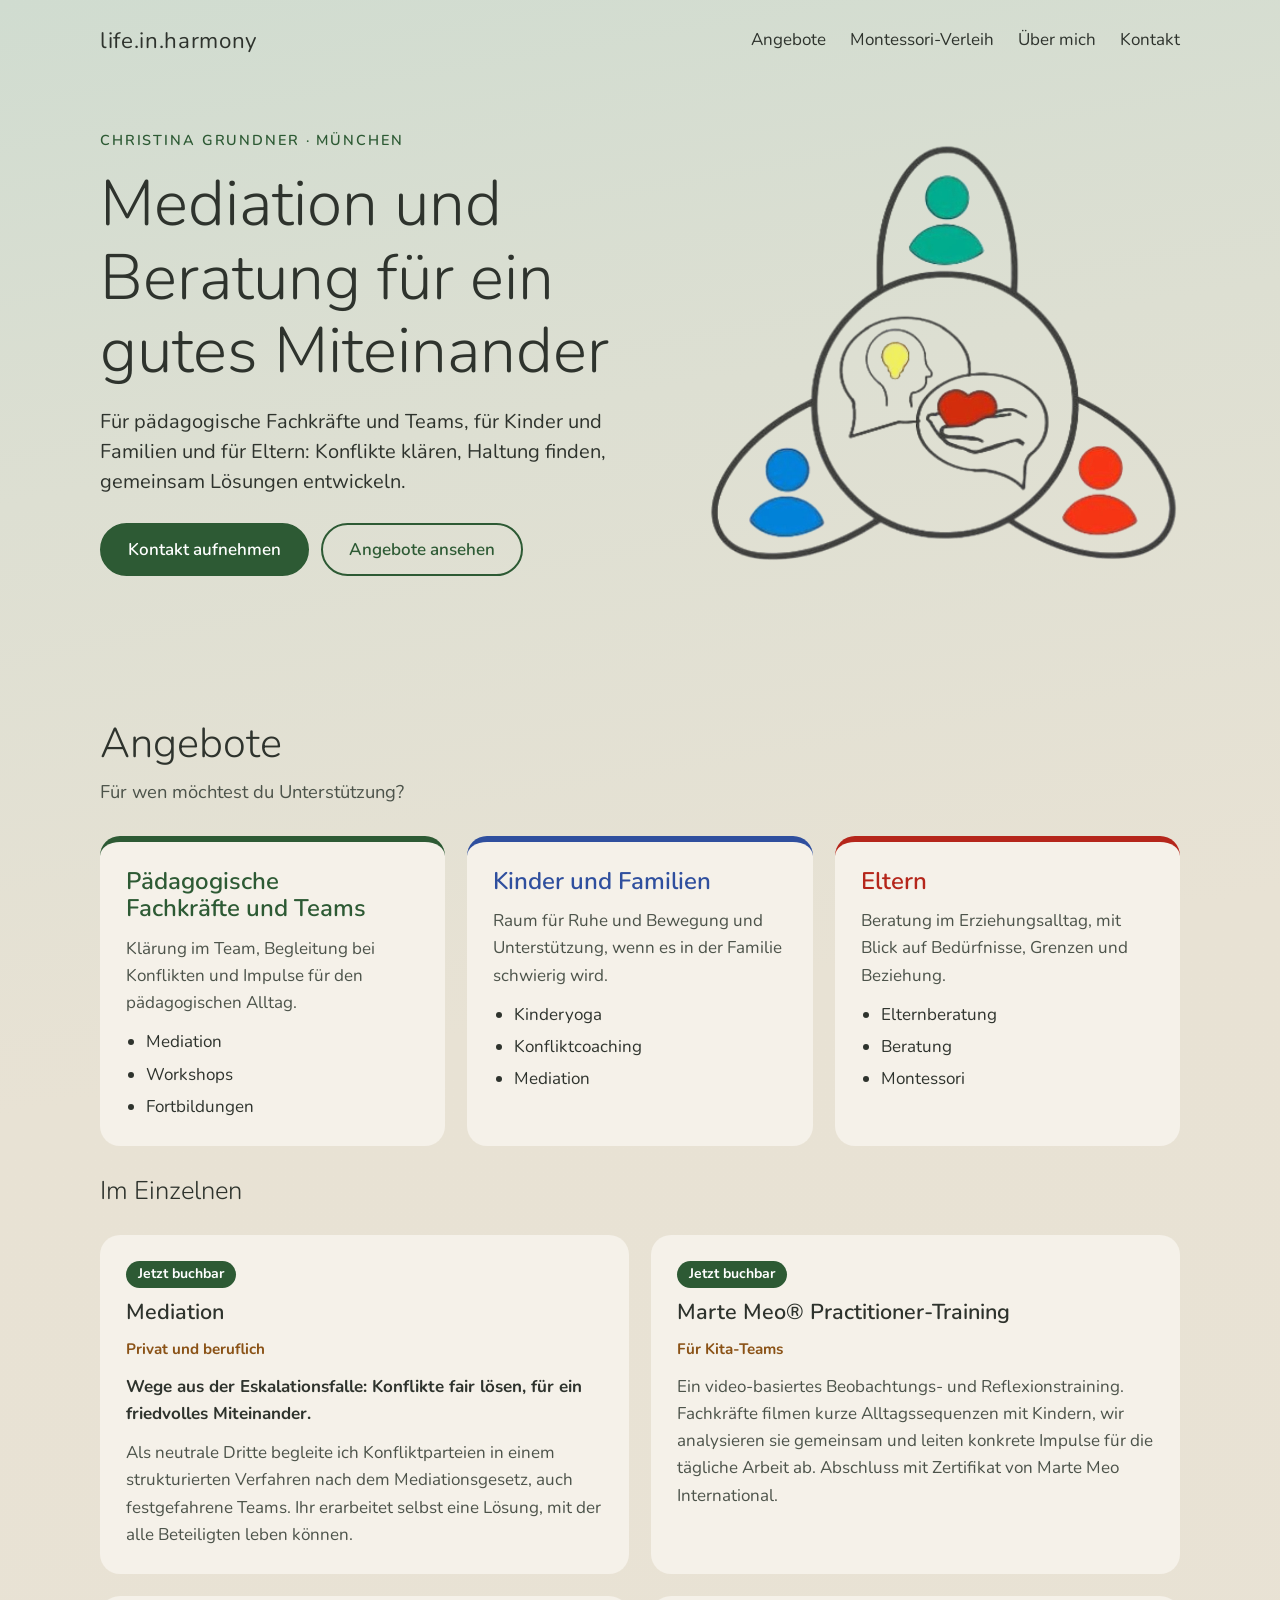
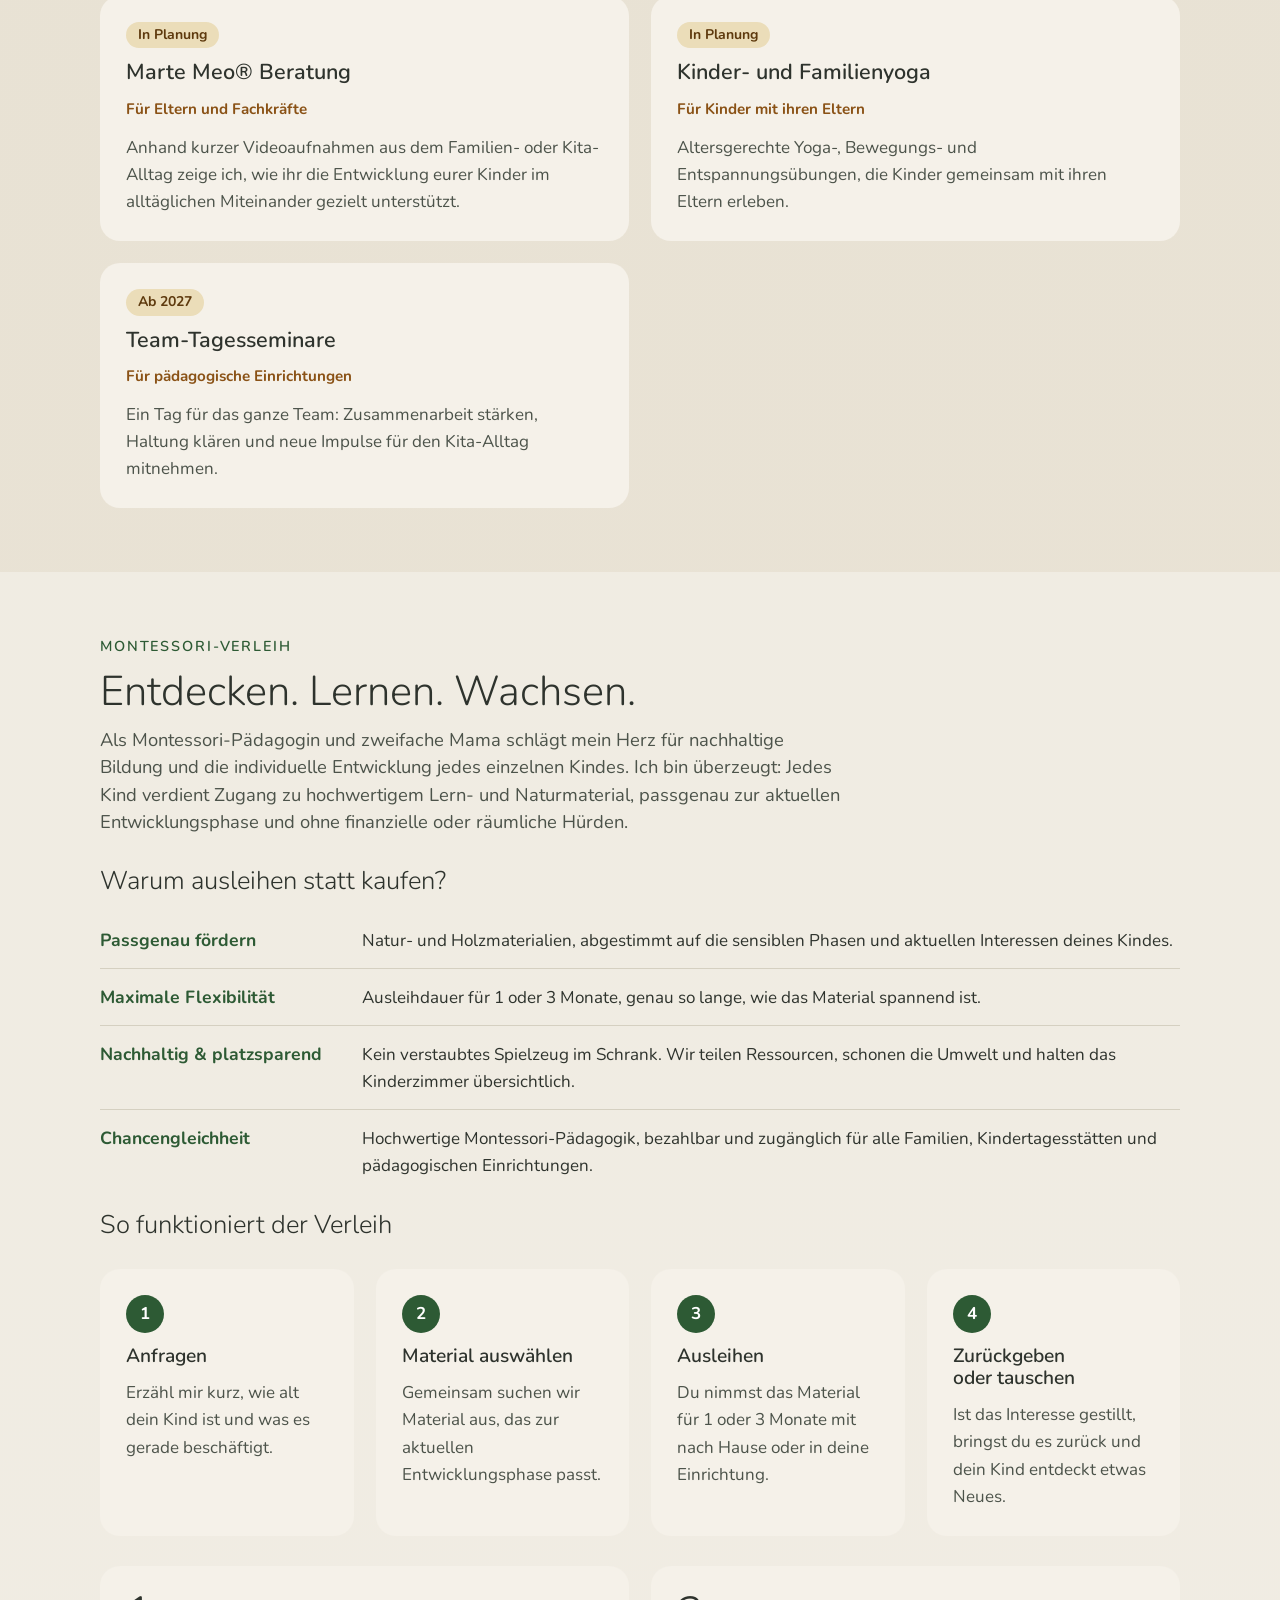
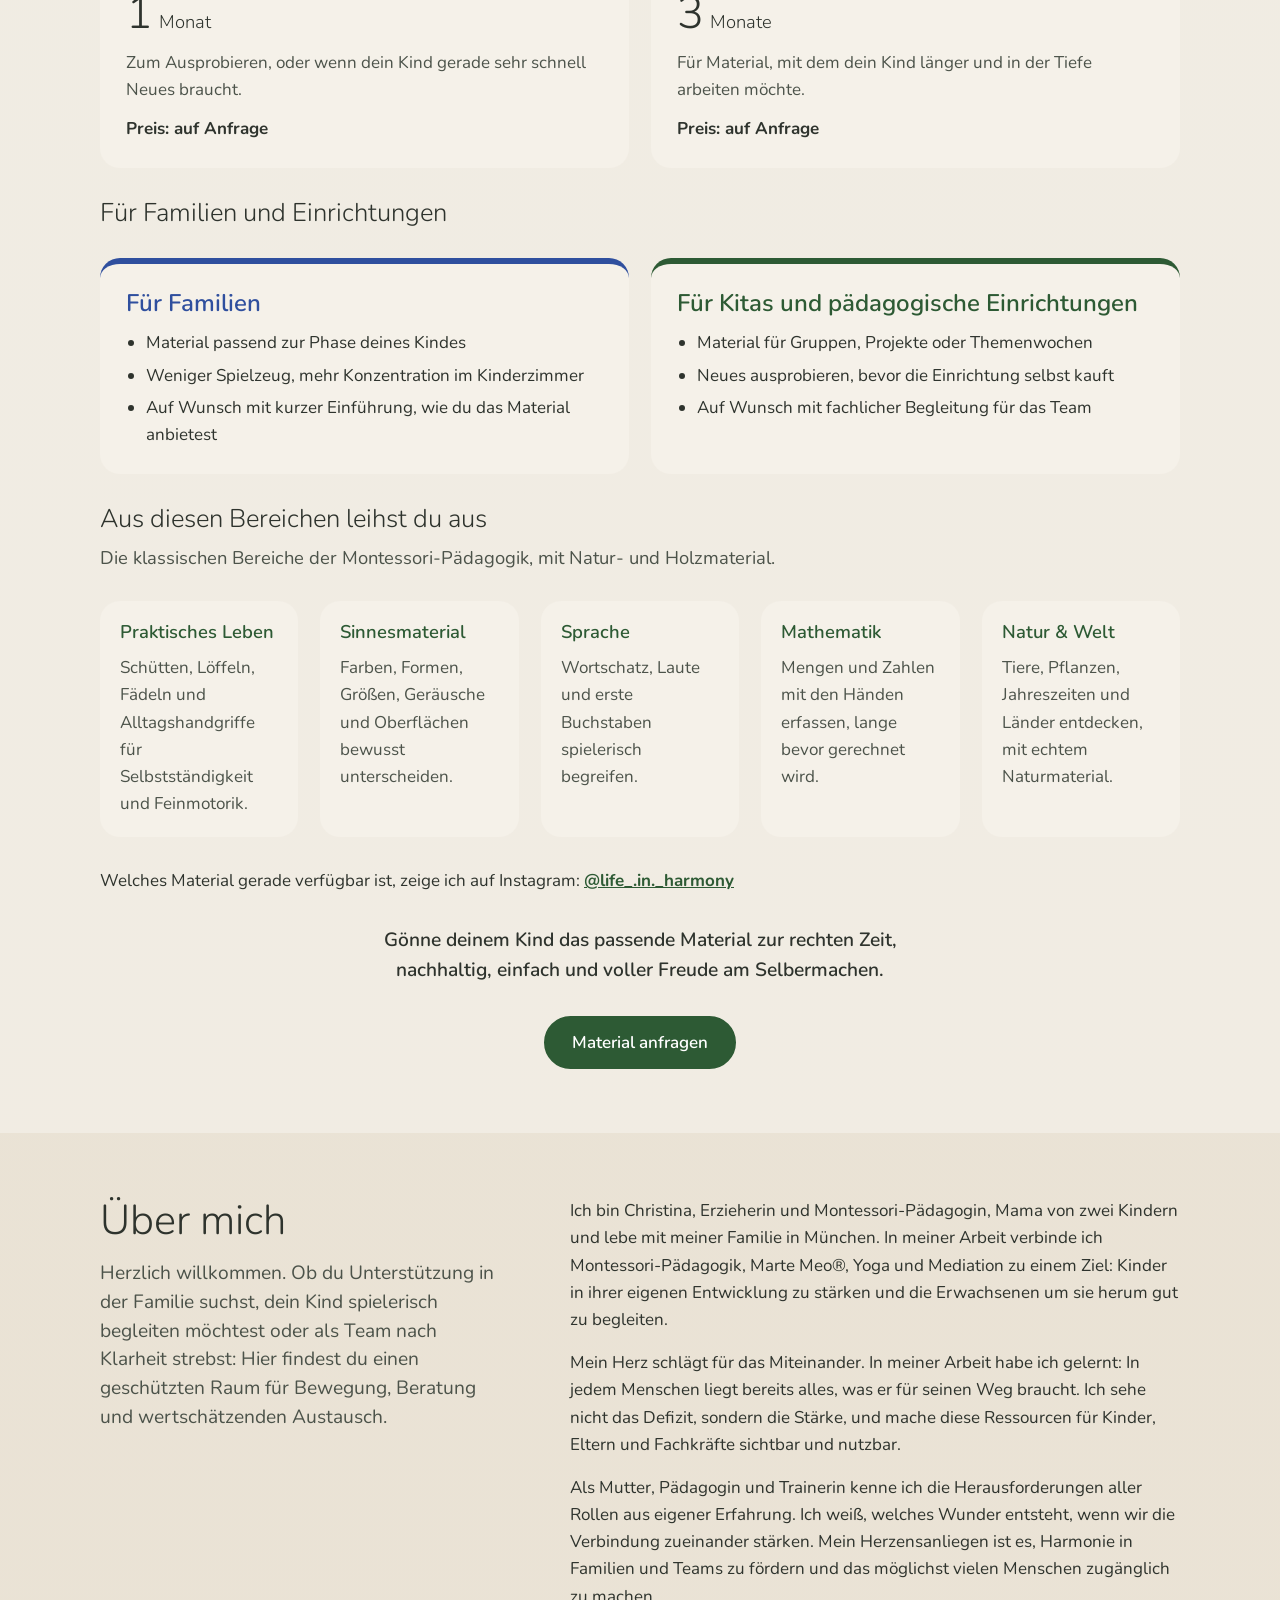
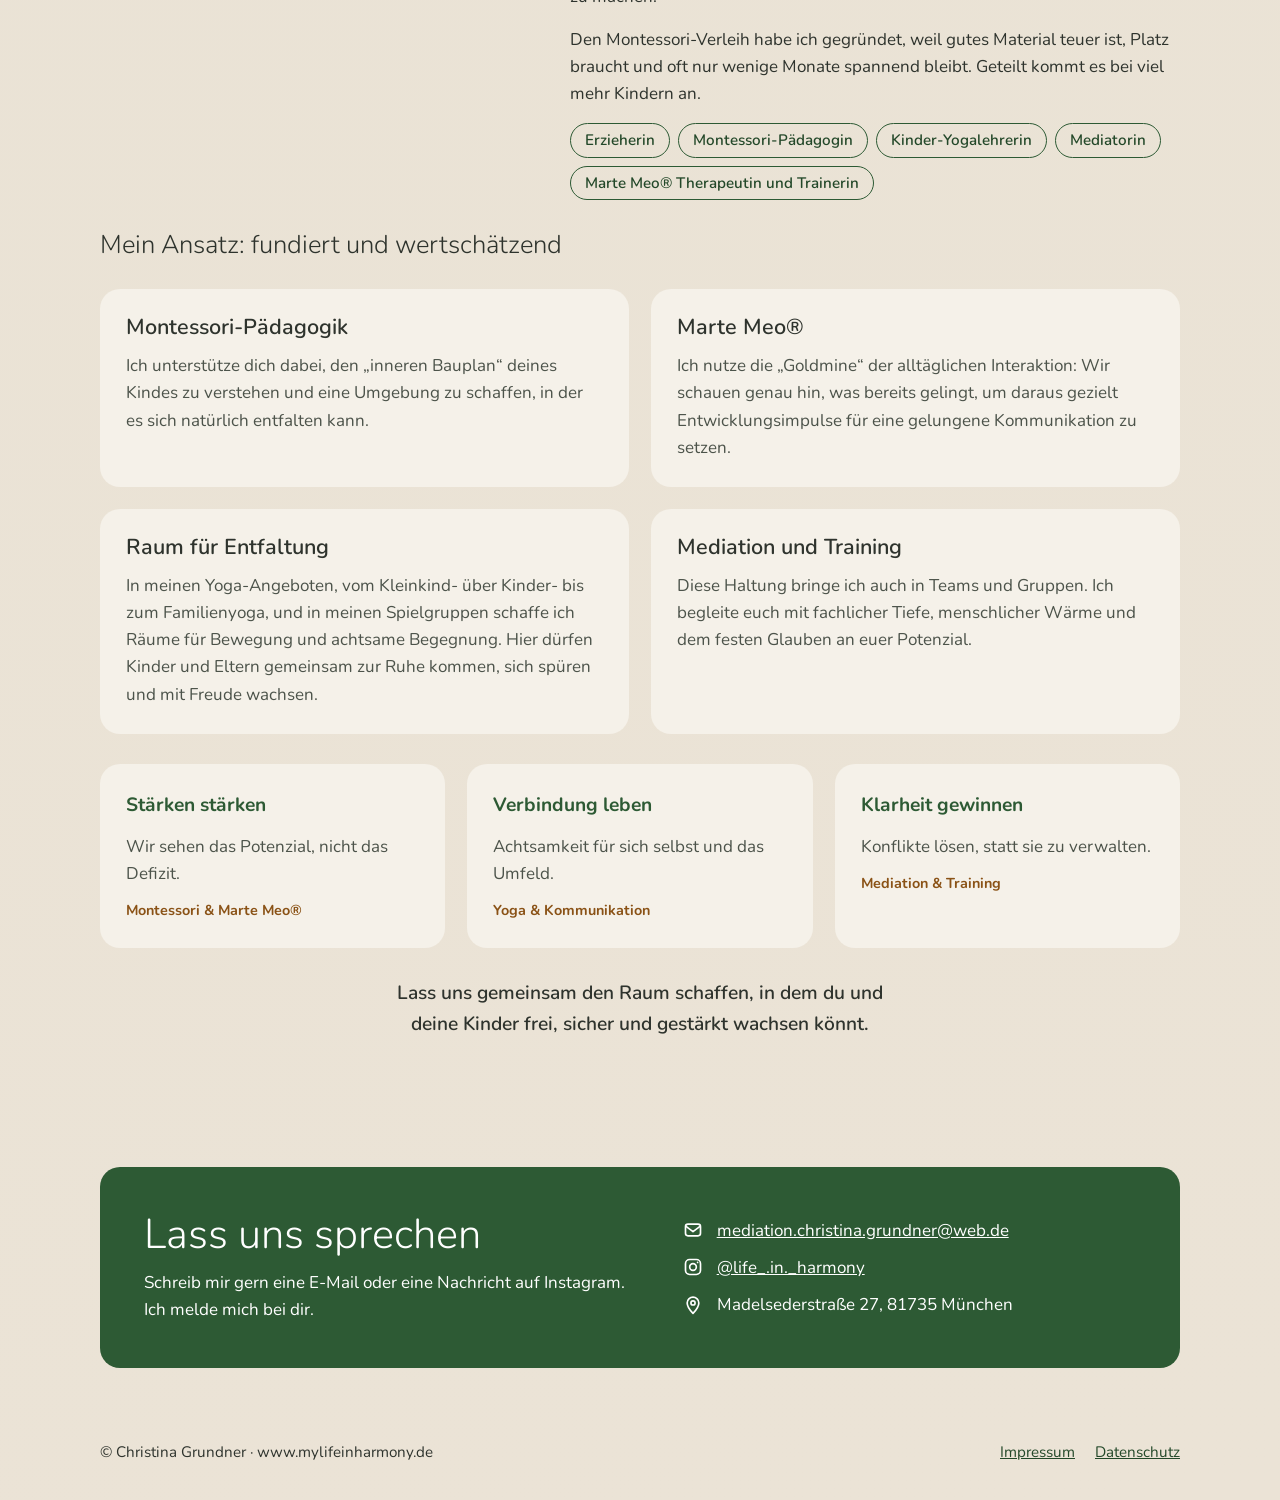
<file: index.html>
<!DOCTYPE html>
<html lang="de">
<head>
<meta charset="utf-8">
<meta name="viewport" content="width=device-width, initial-scale=1, viewport-fit=cover">
<title>life.in.harmony · Christina Grundner · Mediation und Beratung in München</title>
<meta name="description" content="Mediation, Beratung, Workshops, Kinderyoga und Montessori-Verleih in München: Christina Grundner begleitet pädagogische Fachkräfte und Teams, Kinder und Familien sowie Eltern.">
<link rel="canonical" href="https://www.mylifeinharmony.de/">
<link rel="icon" href="img/favicon.svg" type="image/svg+xml">
<meta property="og:type" content="website">
<meta property="og:locale" content="de_DE">
<meta property="og:title" content="life.in.harmony · Mediation und Beratung für ein gutes Miteinander">
<meta property="og:description" content="Für pädagogische Fachkräfte und Teams, für Kinder und Familien und für Eltern: Konflikte klären, Haltung finden, gemeinsam Lösungen entwickeln.">
<meta property="og:url" content="https://www.mylifeinharmony.de/">
<meta property="og:image" content="https://www.mylifeinharmony.de/img/vorschau.jpg">
<link rel="stylesheet" href="css/style.css">
</head>
<body>

<header class="kopf bahn">
  <div class="innen">
    <a class="marke" href="#start">life.in.harmony</a>
    <nav aria-label="Hauptnavigation">
      <a href="#angebote">Angebote</a>
      <a href="#verleih">Montessori-Verleih</a>
      <a href="#ueber-mich">Über mich</a>
      <a href="#kontakt">Kontakt</a>
    </nav>
  </div>
</header>

<main id="start">
  <section class="hero bahn">
    <div class="innen">
      <div>
        <p class="eyebrow">Christina Grundner · München</p>
        <h1>Mediation und Beratung für ein gutes Miteinander</h1>
        <p class="einleitung">Für pädagogische Fachkräfte und Teams, für Kinder und Familien und für Eltern: Konflikte klären, Haltung finden, gemeinsam Lösungen entwickeln.</p>
        <div class="knoepfe">
          <a class="knopf" href="#kontakt">Kontakt aufnehmen</a>
          <a class="knopf leise" href="#angebote">Angebote ansehen</a>
        </div>
      </div>
      <img src="img/miteinander.webp" width="850" height="759" alt="Grafik: drei Personen in Grün, Blau und Rot, verbunden durch einen Kreis mit einer Glühbirne im Kopf und einem Herz in einer offenen Hand.">
    </div>
  </section>

  <section class="abschnitt bahn" id="angebote" aria-labelledby="angebote-titel">
    <div class="innen">
      <div class="kopfzeile">
        <h2 id="angebote-titel">Angebote</h2>
        <p>Für wen möchtest du Unterstützung?</p>
      </div>
      <div class="raster drei">
        <article class="karte ziel ziel-team">
          <h3>Pädagogische Fachkräfte und Teams</h3>
          <p>Klärung im Team, Begleitung bei Konflikten und Impulse für den pädagogischen Alltag.</p>
          <ul><li>Mediation</li><li>Workshops</li><li>Fortbildungen</li></ul>
        </article>
        <article class="karte ziel ziel-familie">
          <h3>Kinder und Familien</h3>
          <p>Raum für Ruhe und Bewegung und Unterstützung, wenn es in der Familie schwierig wird.</p>
          <ul><li>Kinderyoga</li><li>Konfliktcoaching</li><li>Mediation</li></ul>
        </article>
        <article class="karte ziel ziel-eltern">
          <h3>Eltern</h3>
          <p>Beratung im Erziehungsalltag, mit Blick auf Bedürfnisse, Grenzen und Beziehung.</p>
          <ul><li>Elternberatung</li><li>Beratung</li><li>Montessori</li></ul>
        </article>
      </div>

      <h3 class="unter-titel">Im Einzelnen</h3>
      <div class="raster zwei">
        <article class="karte">
          <span class="status aktiv">Jetzt buchbar</span>
          <h3>Mediation</h3>
          <p class="fuer">Privat und beruflich</p>
          <p class="leitsatz">Wege aus der Eskalationsfalle: Konflikte fair lösen, für ein friedvolles Miteinander.</p>
          <p>Als neutrale Dritte begleite ich Konfliktparteien in einem strukturierten Verfahren nach dem Mediationsgesetz, auch festgefahrene Teams. Ihr erarbeitet selbst eine Lösung, mit der alle Beteiligten leben können.</p>
        </article>
        <article class="karte">
          <span class="status aktiv">Jetzt buchbar</span>
          <h3>Marte Meo® Practitioner-Training</h3>
          <p class="fuer">Für Kita-Teams</p>
          <p>Ein video-basiertes Beobachtungs- und Reflexionstraining. Fachkräfte filmen kurze Alltagssequenzen mit Kindern, wir analysieren sie gemeinsam und leiten konkrete Impulse für die tägliche Arbeit ab. Abschluss mit Zertifikat von Marte Meo International.</p>
        </article>
        <article class="karte">
          <span class="status">In Planung</span>
          <h3>Marte Meo® Beratung</h3>
          <p class="fuer">Für Eltern und Fachkräfte</p>
          <p>Anhand kurzer Videoaufnahmen aus dem Familien- oder Kita-Alltag zeige ich, wie ihr die Entwicklung eurer Kinder im alltäglichen Miteinander gezielt unterstützt.</p>
        </article>
        <article class="karte">
          <span class="status">In Planung</span>
          <h3>Kinder- und Familienyoga</h3>
          <p class="fuer">Für Kinder mit ihren Eltern</p>
          <p>Altersgerechte Yoga-, Bewegungs- und Entspannungsübungen, die Kinder gemeinsam mit ihren Eltern erleben.</p>
        </article>
        <article class="karte">
          <span class="status">Ab 2027</span>
          <h3>Team-Tagesseminare</h3>
          <p class="fuer">Für pädagogische Einrichtungen</p>
          <p>Ein Tag für das ganze Team: Zusammenarbeit stärken, Haltung klären und neue Impulse für den Kita-Alltag mitnehmen.</p>
        </article>
      </div>
    </div>
  </section>

  <section class="abschnitt bahn helle-bahn" id="verleih" aria-labelledby="verleih-titel">
    <div class="innen">
      <div class="kopfzeile">
        <p class="eyebrow">Montessori-Verleih</p>
        <h2 id="verleih-titel">Entdecken. Lernen. Wachsen.</h2>
        <p>Als Montessori-Pädagogin und zweifache Mama schlägt mein Herz für nachhaltige Bildung und die individuelle Entwicklung jedes einzelnen Kindes. Ich bin überzeugt: Jedes Kind verdient Zugang zu hochwertigem Lern- und Naturmaterial, passgenau zur aktuellen Entwicklungsphase und ohne finanzielle oder räumliche Hürden.</p>
      </div>

      <h3 class="unter-titel">Warum ausleihen statt kaufen?</h3>
      <div class="gruende">
        <div class="grund"><b>Passgenau fördern</b><p>Natur- und Holzmaterialien, abgestimmt auf die sensiblen Phasen und aktuellen Interessen deines Kindes.</p></div>
        <div class="grund"><b>Maximale Flexibilität</b><p>Ausleihdauer für 1 oder 3 Monate, genau so lange, wie das Material spannend ist.</p></div>
        <div class="grund"><b>Nachhaltig &amp; platzsparend</b><p>Kein verstaubtes Spielzeug im Schrank. Wir teilen Ressourcen, schonen die Umwelt und halten das Kinderzimmer übersichtlich.</p></div>
        <div class="grund"><b>Chancengleichheit</b><p>Hochwertige Montessori-Pädagogik, bezahlbar und zugänglich für alle Familien, Kindertagesstätten und pädagogischen Einrichtungen.</p></div>
      </div>

      <h3 class="unter-titel">So funktioniert der Verleih</h3>
      <ol class="raster schritte">
        <li class="karte"><h3>Anfragen</h3><p>Erzähl mir kurz, wie alt dein Kind ist und was es gerade beschäftigt.</p></li>
        <li class="karte"><h3>Material auswählen</h3><p>Gemeinsam suchen wir Material aus, das zur aktuellen Entwicklungsphase passt.</p></li>
        <li class="karte"><h3>Ausleihen</h3><p>Du nimmst das Material für 1 oder 3 Monate mit nach Hause oder in deine Einrichtung.</p></li>
        <li class="karte"><h3>Zurückgeben oder tauschen</h3><p>Ist das Interesse gestillt, bringst du es zurück und dein Kind entdeckt etwas Neues.</p></li>
      </ol>
      <div class="raster zwei">
        <div class="karte"><span class="zahl">1<small>Monat</small></span><p>Zum Ausprobieren, oder wenn dein Kind gerade sehr schnell Neues braucht.</p><p class="preis">Preis: auf Anfrage</p></div>
        <div class="karte"><span class="zahl">3<small>Monate</small></span><p>Für Material, mit dem dein Kind länger und in der Tiefe arbeiten möchte.</p><p class="preis">Preis: auf Anfrage</p></div>
      </div>

      <h3 class="unter-titel">Für Familien und Einrichtungen</h3>
      <div class="raster zwei">
        <div class="karte ziel ziel-familie">
          <h3>Für Familien</h3>
          <ul><li>Material passend zur Phase deines Kindes</li><li>Weniger Spielzeug, mehr Konzentration im Kinderzimmer</li><li>Auf Wunsch mit kurzer Einführung, wie du das Material anbietest</li></ul>
        </div>
        <div class="karte ziel ziel-team">
          <h3>Für Kitas und pädagogische Einrichtungen</h3>
          <ul><li>Material für Gruppen, Projekte oder Themenwochen</li><li>Neues ausprobieren, bevor die Einrichtung selbst kauft</li><li>Auf Wunsch mit fachlicher Begleitung für das Team</li></ul>
        </div>
      </div>

      <div class="kopfzeile">
        <h3 class="unter-titel">Aus diesen Bereichen leihst du aus</h3>
        <p>Die klassischen Bereiche der Montessori-Pädagogik, mit Natur- und Holzmaterial.</p>
      </div>
      <div class="raster bereiche">
        <div class="karte"><h3>Praktisches Leben</h3><p>Schütten, Löffeln, Fädeln und Alltagshandgriffe für Selbstständigkeit und Feinmotorik.</p></div>
        <div class="karte"><h3>Sinnesmaterial</h3><p>Farben, Formen, Größen, Geräusche und Oberflächen bewusst unterscheiden.</p></div>
        <div class="karte"><h3>Sprache</h3><p>Wortschatz, Laute und erste Buchstaben spielerisch begreifen.</p></div>
        <div class="karte"><h3>Mathematik</h3><p>Mengen und Zahlen mit den Händen erfassen, lange bevor gerechnet wird.</p></div>
        <div class="karte"><h3>Natur &amp; Welt</h3><p>Tiere, Pflanzen, Jahreszeiten und Länder entdecken, mit echtem Naturmaterial.</p></div>
      </div>
      <p class="hinweis">Welches Material gerade verfügbar ist, zeige ich auf Instagram: <a href="https://www.instagram.com/life_.in._harmony/" target="_blank" rel="noopener">@life_.in._harmony</a></p>
      <p class="satz">Gönne deinem Kind das passende Material zur rechten Zeit, nachhaltig, einfach und voller Freude am Selbermachen.</p>
      <div class="knoepfe" style="justify-content: center; margin-top: 0"><a class="knopf" href="#kontakt">Material anfragen</a></div>
    </div>
  </section>

  <section class="abschnitt bahn" id="ueber-mich" aria-labelledby="ueber-titel">
    <div class="innen">
      <div class="ueber">
        <div>
          <h2 id="ueber-titel">Über mich</h2>
          <p class="willkommen">Herzlich willkommen. Ob du Unterstützung in der Familie suchst, dein Kind spielerisch begleiten möchtest oder als Team nach Klarheit strebst: Hier findest du einen geschützten Raum für Bewegung, Beratung und wertschätzenden Austausch.</p>
        </div>
        <div class="ueber-text">
          <p>Ich bin Christina, Erzieherin und Montessori-Pädagogin, Mama von zwei Kindern und lebe mit meiner Familie in München. In meiner Arbeit verbinde ich Montessori-Pädagogik, Marte Meo®, Yoga und Mediation zu einem Ziel: Kinder in ihrer eigenen Entwicklung zu stärken und die Erwachsenen um sie herum gut zu begleiten.</p>
          <p>Mein Herz schlägt für das Miteinander. In meiner Arbeit habe ich gelernt: In jedem Menschen liegt bereits alles, was er für seinen Weg braucht. Ich sehe nicht das Defizit, sondern die Stärke, und mache diese Ressourcen für Kinder, Eltern und Fachkräfte sichtbar und nutzbar.</p>
          <p>Als Mutter, Pädagogin und Trainerin kenne ich die Herausforderungen aller Rollen aus eigener Erfahrung. Ich weiß, welches Wunder entsteht, wenn wir die Verbindung zueinander stärken. Mein Herzensanliegen ist es, Harmonie in Familien und Teams zu fördern und das möglichst vielen Menschen zugänglich zu machen.</p>
          <p>Den Montessori-Verleih habe ich gegründet, weil gutes Material teuer ist, Platz braucht und oft nur wenige Monate spannend bleibt. Geteilt kommt es bei viel mehr Kindern an.</p>
          <ul class="quali" aria-label="Qualifikationen">
            <li>Erzieherin</li><li>Montessori-Pädagogin</li><li>Kinder-Yogalehrerin</li><li>Mediatorin</li><li>Marte Meo® Therapeutin und Trainerin</li>
          </ul>
        </div>
      </div>

      <h3 class="unter-titel">Mein Ansatz: fundiert und wertschätzend</h3>
      <div class="raster zwei">
        <article class="karte"><h3>Montessori-Pädagogik</h3><p>Ich unterstütze dich dabei, den „inneren Bauplan“ deines Kindes zu verstehen und eine Umgebung zu schaffen, in der es sich natürlich entfalten kann.</p></article>
        <article class="karte"><h3>Marte Meo®</h3><p>Ich nutze die „Goldmine“ der alltäglichen Interaktion: Wir schauen genau hin, was bereits gelingt, um daraus gezielt Entwicklungsimpulse für eine gelungene Kommunikation zu setzen.</p></article>
        <article class="karte"><h3>Raum für Entfaltung</h3><p>In meinen Yoga-Angeboten, vom Kleinkind- über Kinder- bis zum Familienyoga, und in meinen Spielgruppen schaffe ich Räume für Bewegung und achtsame Begegnung. Hier dürfen Kinder und Eltern gemeinsam zur Ruhe kommen, sich spüren und mit Freude wachsen.</p></article>
        <article class="karte"><h3>Mediation und Training</h3><p>Diese Haltung bringe ich auch in Teams und Gruppen. Ich begleite euch mit fachlicher Tiefe, menschlicher Wärme und dem festen Glauben an euer Potenzial.</p></article>
      </div>
      <div class="raster drei haltung">
        <div class="karte"><b>Stärken stärken</b><p>Wir sehen das Potenzial, nicht das Defizit.</p><small>Montessori &amp; Marte Meo®</small></div>
        <div class="karte"><b>Verbindung leben</b><p>Achtsamkeit für sich selbst und das Umfeld.</p><small>Yoga &amp; Kommunikation</small></div>
        <div class="karte"><b>Klarheit gewinnen</b><p>Konflikte lösen, statt sie zu verwalten.</p><small>Mediation &amp; Training</small></div>
      </div>
      <p class="satz">Lass uns gemeinsam den Raum schaffen, in dem du und deine Kinder frei, sicher und gestärkt wachsen könnt.</p>
    </div>
  </section>

  <section class="abschnitt bahn" id="kontakt" aria-labelledby="kontakt-titel">
    <div class="innen">
      <div class="kontakt">
        <div>
          <h2 id="kontakt-titel">Lass uns sprechen</h2>
          <p>Schreib mir gern eine E-Mail oder eine Nachricht auf Instagram. Ich melde mich bei dir.</p>
        </div>
        <ul class="wege">
          <li><svg viewBox="0 0 24 24" aria-hidden="true"><rect x="3" y="5" width="18" height="14" rx="3"/><path d="m4 8 8 6 8-6"/></svg><a href="mailto:mediation.christina.grundner@web.de">mediation.christina.grundner@web.de</a></li>
          <li><svg viewBox="0 0 24 24" aria-hidden="true"><rect x="3" y="3" width="18" height="18" rx="5"/><circle cx="12" cy="12" r="4"/><path d="M17.5 6.5h.01"/></svg><a href="https://www.instagram.com/life_.in._harmony/" target="_blank" rel="noopener">@life_.in._harmony</a></li>
          <li><svg viewBox="0 0 24 24" aria-hidden="true"><path d="M12 22s7-7.2 7-12.5A7 7 0 0 0 5 9.5C5 14.8 12 22 12 22Z"/><circle cx="12" cy="9.5" r="2.5"/></svg><span>Madelsederstraße 27, 81735 München</span></li>
        </ul>
      </div>
    </div>
  </section>
</main>

<footer class="fuss bahn">
  <div class="innen">
    <span>© Christina Grundner · www.mylifeinharmony.de</span>
    <nav aria-label="Rechtliches">
      <a href="impressum.html">Impressum</a>
      <a href="datenschutz.html">Datenschutz</a>
    </nav>
  </div>
</footer>
</body>
</html>
</file>
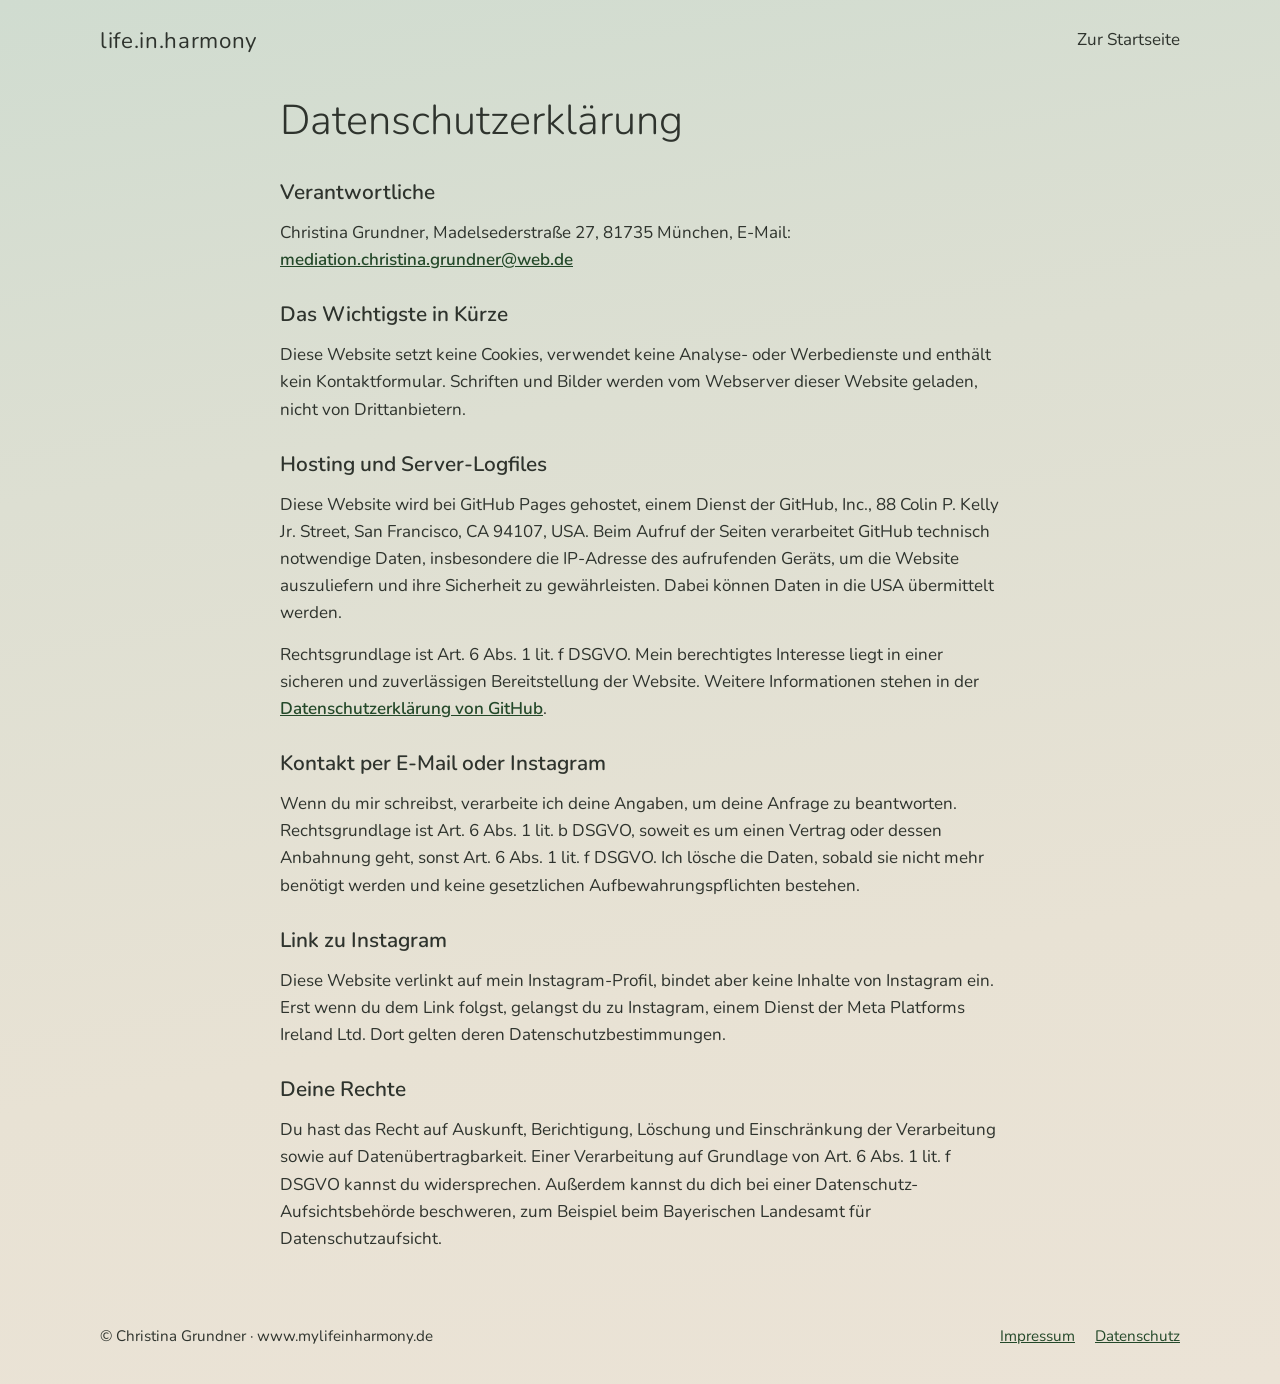
<file: datenschutz.html>
<!DOCTYPE html>
<html lang="de">
<head>
<meta charset="utf-8">
<meta name="viewport" content="width=device-width, initial-scale=1, viewport-fit=cover">
<title>Datenschutz · life.in.harmony</title>
<meta name="robots" content="noindex">
<link rel="icon" href="img/favicon.svg" type="image/svg+xml">
<link rel="stylesheet" href="css/style.css">
</head>
<body>

<header class="kopf bahn">
  <div class="innen">
    <a class="marke" href="index.html">life.in.harmony</a>
    <nav aria-label="Hauptnavigation"><a href="index.html">Zur Startseite</a></nav>
  </div>
</header>

<main class="rechtstext bahn">
  <div class="innen">
    <h1>Datenschutzerklärung</h1>
    <h2>Verantwortliche</h2>
    <p>Christina Grundner, Madelsederstraße 27, 81735 München, E-Mail: <a href="mailto:mediation.christina.grundner@web.de">mediation.christina.grundner@web.de</a></p>
    <h2>Das Wichtigste in Kürze</h2>
    <p>Diese Website setzt keine Cookies, verwendet keine Analyse- oder Werbedienste und enthält kein Kontaktformular. Schriften und Bilder werden vom Webserver dieser Website geladen, nicht von Drittanbietern.</p>
    <h2>Hosting und Server-Logfiles</h2>
    <p>Diese Website wird bei GitHub Pages gehostet, einem Dienst der GitHub, Inc., 88 Colin P. Kelly Jr. Street, San Francisco, CA 94107, USA. Beim Aufruf der Seiten verarbeitet GitHub technisch notwendige Daten, insbesondere die IP-Adresse des aufrufenden Geräts, um die Website auszuliefern und ihre Sicherheit zu gewährleisten. Dabei können Daten in die USA übermittelt werden.</p>
    <p>Rechtsgrundlage ist Art. 6 Abs. 1 lit. f DSGVO. Mein berechtigtes Interesse liegt in einer sicheren und zuverlässigen Bereitstellung der Website. Weitere Informationen stehen in der <a href="https://docs.github.com/de/site-policy/privacy-policies/github-general-privacy-statement" target="_blank" rel="noopener">Datenschutzerklärung von GitHub</a>.</p>
    <h2>Kontakt per E-Mail oder Instagram</h2>
    <p>Wenn du mir schreibst, verarbeite ich deine Angaben, um deine Anfrage zu beantworten. Rechtsgrundlage ist Art. 6 Abs. 1 lit. b DSGVO, soweit es um einen Vertrag oder dessen Anbahnung geht, sonst Art. 6 Abs. 1 lit. f DSGVO. Ich lösche die Daten, sobald sie nicht mehr benötigt werden und keine gesetzlichen Aufbewahrungspflichten bestehen.</p>
    <h2>Link zu Instagram</h2>
    <p>Diese Website verlinkt auf mein Instagram-Profil, bindet aber keine Inhalte von Instagram ein. Erst wenn du dem Link folgst, gelangst du zu Instagram, einem Dienst der Meta Platforms Ireland Ltd. Dort gelten deren Datenschutzbestimmungen.</p>
    <h2>Deine Rechte</h2>
    <p>Du hast das Recht auf Auskunft, Berichtigung, Löschung und Einschränkung der Verarbeitung sowie auf Datenübertragbarkeit. Einer Verarbeitung auf Grundlage von Art. 6 Abs. 1 lit. f DSGVO kannst du widersprechen. Außerdem kannst du dich bei einer Datenschutz-Aufsichtsbehörde beschweren, zum Beispiel beim Bayerischen Landesamt für Datenschutzaufsicht.</p>
  </div>
</main>

<footer class="fuss bahn">
  <div class="innen">
    <span>© Christina Grundner · www.mylifeinharmony.de</span>
    <nav aria-label="Rechtliches">
      <a href="impressum.html">Impressum</a>
      <a href="datenschutz.html">Datenschutz</a>
    </nav>
  </div>
</footer>
</body>
</html>
</file>
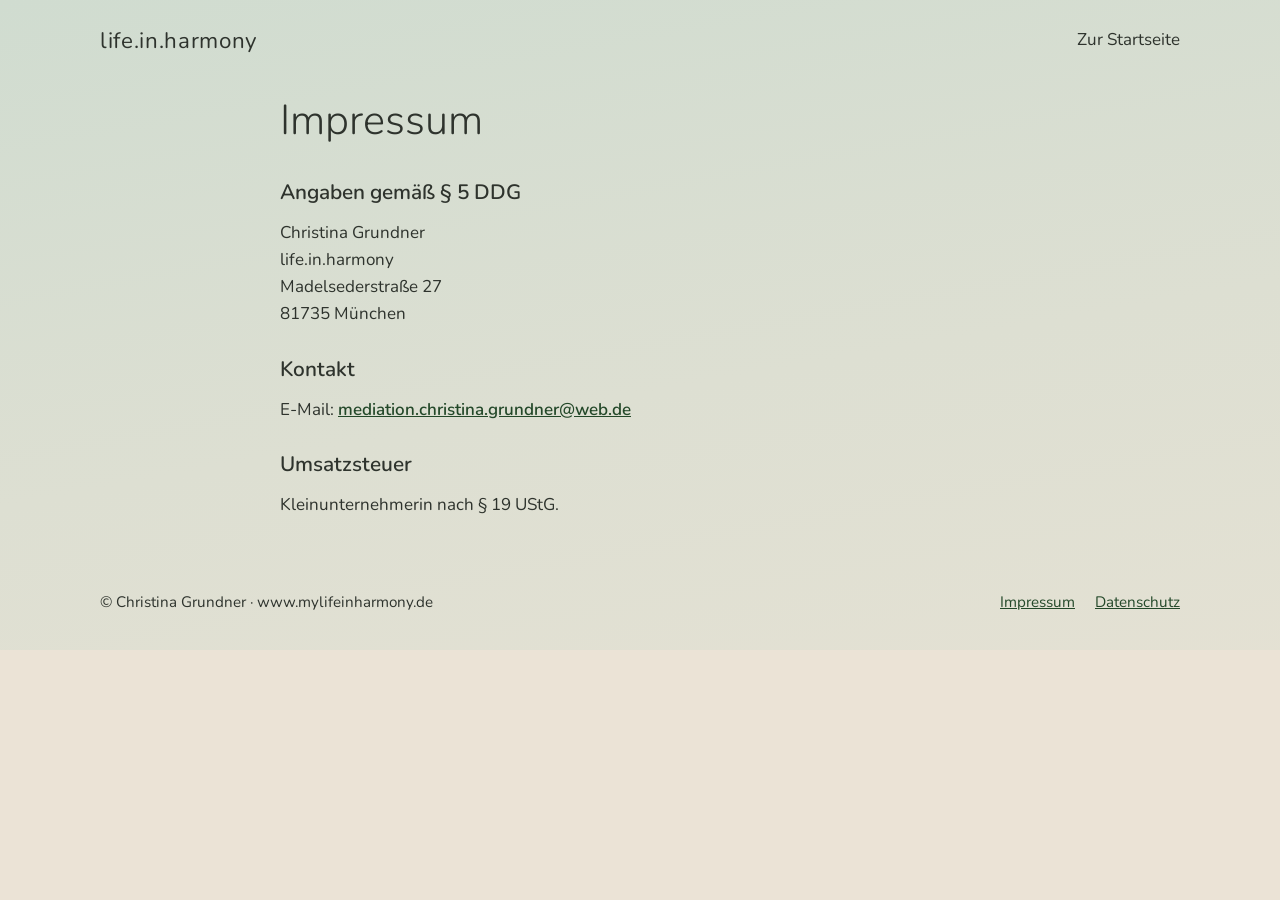
<file: impressum.html>
<!DOCTYPE html>
<html lang="de">
<head>
<meta charset="utf-8">
<meta name="viewport" content="width=device-width, initial-scale=1, viewport-fit=cover">
<title>Impressum · life.in.harmony</title>
<meta name="robots" content="noindex">
<link rel="icon" href="img/favicon.svg" type="image/svg+xml">
<link rel="stylesheet" href="css/style.css">
</head>
<body>

<header class="kopf bahn">
  <div class="innen">
    <a class="marke" href="index.html">life.in.harmony</a>
    <nav aria-label="Hauptnavigation"><a href="index.html">Zur Startseite</a></nav>
  </div>
</header>

<main class="rechtstext bahn">
  <div class="innen">
    <h1>Impressum</h1>
    <h2>Angaben gemäß § 5 DDG</h2>
    <p>Christina Grundner<br>life.in.harmony<br>Madelsederstraße 27<br>81735 München</p>
    <h2>Kontakt</h2>
    <p>E-Mail: <a href="mailto:mediation.christina.grundner@web.de">mediation.christina.grundner@web.de</a></p>
    <h2>Umsatzsteuer</h2>
    <p>Kleinunternehmerin nach § 19 UStG.</p>
  </div>
</main>

<footer class="fuss bahn">
  <div class="innen">
    <span>© Christina Grundner · www.mylifeinharmony.de</span>
    <nav aria-label="Rechtliches">
      <a href="impressum.html">Impressum</a>
      <a href="datenschutz.html">Datenschutz</a>
    </nav>
  </div>
</footer>
</body>
</html>
</file>
<file: css/style.css>
@font-face { font-family: "Nunito"; font-style: normal; font-weight: 200 1000; font-display: swap; src: url("../fonts/nunito-latin.woff2") format("woff2"); }

/* Farben und Aufbau nach dem Entwurf: Salbei-Sand-Verlauf, dunkles Grün, drei Zielgruppenfarben. */
:root {
  color-scheme: light;
  --gruen: #2D5A34;
  --gruen-dunkel: #234829;
  --blau: #2F4F9E;
  --rot: #B5261B;
  --braun: #8A5216;
  --tinte: #2E332D;
  --tinte-weich: #4C534A;
  --karte: #F5F1E9;
  --linie: #D5D0C1;
  --radius: 20px;
  --breite: 1080px;
}
* { box-sizing: border-box; }
html { scroll-behavior: smooth; scroll-padding-top: 16px; }
@media (prefers-reduced-motion: reduce) { html { scroll-behavior: auto; } }
body {
  margin: 0;
  color: var(--tinte);
  background: #EBE3D6 linear-gradient(170deg, #D0DCD0 0, #DDDFD2 500px, #E8E2D4 1100px, #EBE3D6 100%) no-repeat;
  font-family: "Nunito", "Segoe UI", system-ui, sans-serif;
  font-size: 1.0625rem;
  line-height: 1.6;
}
h1, h2, h3 { line-height: 1.15; margin: 0; text-wrap: balance; }
h1, h2 { font-weight: 300; }
h3 { font-weight: 600; }
p, ul, ol { margin: 0; }
a { color: inherit; }
a:focus-visible { outline: 3px solid var(--gruen); outline-offset: 3px; border-radius: 6px; }
img { display: block; max-width: 100%; height: auto; }

.bahn { padding-inline: max(20px, env(safe-area-inset-left, 0px)) max(20px, env(safe-area-inset-right, 0px)); }
.innen { max-width: var(--breite); margin-inline: auto; }

/* Kopfzeile */
.kopf .innen { display: flex; flex-wrap: wrap; align-items: center; justify-content: space-between; gap: 8px 28px; padding-block: 22px; }
.marke { font-size: 1.4rem; font-weight: 400; letter-spacing: 0.03em; text-decoration: none; }
.kopf nav { display: flex; flex-wrap: wrap; gap: 4px 24px; }
.kopf nav a { text-decoration: none; padding-block: 4px; border-bottom: 2px solid transparent; }
.kopf nav a:hover { border-bottom-color: var(--gruen); }

/* Hero */
.hero .innen { display: grid; grid-template-columns: minmax(0, 1.15fr) minmax(0, 1fr); gap: clamp(28px, 5vw, 64px); align-items: center; padding-block: clamp(24px, 4vw, 48px) clamp(48px, 7vw, 80px); }
.eyebrow { font-size: 0.9rem; font-weight: 600; letter-spacing: 0.13em; text-transform: uppercase; color: var(--gruen); }
.hero h1 { font-size: clamp(2.6rem, 6vw, 4rem); margin-block: 16px 18px; }
.hero .einleitung { font-size: 1.25rem; line-height: 1.5; max-width: 34em; }
.knoepfe { display: flex; flex-wrap: wrap; gap: 12px; margin-top: 26px; }
.knopf { display: inline-block; padding: 11px 26px; border-radius: 999px; border: 2px solid var(--gruen); background: var(--gruen); color: #fff; font-weight: 600; text-decoration: none; }
.knopf:hover { background: var(--gruen-dunkel); border-color: var(--gruen-dunkel); }
.knopf.leise { background: transparent; color: var(--gruen); }
.knopf.leise:hover { background: rgba(255, 255, 255, 0.45); color: var(--gruen-dunkel); }

/* Abschnitte */
.abschnitt .innen { display: grid; gap: 30px; padding-block: clamp(40px, 6vw, 64px); }
.abschnitt h2 { font-size: clamp(2rem, 4.5vw, 2.6rem); }
.kopfzeile { display: grid; gap: 10px; max-width: 44em; }
.kopfzeile p { font-size: 1.15rem; line-height: 1.5; color: var(--tinte-weich); }
.kopfzeile p.eyebrow { font-size: 0.9rem; color: var(--gruen); }
.helle-bahn { background: rgba(255, 255, 255, 0.32); }
.unter-titel { font-size: 1.6rem; font-weight: 300; }

.raster { display: grid; gap: 22px; }
.drei { grid-template-columns: repeat(3, minmax(0, 1fr)); }
.zwei { grid-template-columns: repeat(2, minmax(0, 1fr)); }
.karte { background: var(--karte); border-radius: var(--radius); padding: 26px; display: grid; gap: 12px; align-content: start; }
.karte h3 { font-size: 1.35rem; }
.karte p { color: var(--tinte-weich); }
.karte ul { padding-left: 1.2em; display: grid; gap: 5px; }

/* Zielgruppen */
.ziel { border-top: 6px solid var(--farbe); }
.ziel h3 { color: var(--farbe); font-size: 1.5rem; }
.ziel-team { --farbe: var(--gruen); }
.ziel-familie { --farbe: var(--blau); }
.ziel-eltern { --farbe: var(--rot); }

/* Angebote im Detail */
.status { justify-self: start; font-size: 0.875rem; font-weight: 700; padding: 2px 12px; border-radius: 999px; background: #EBDDB9; color: #5E3A0E; }
.status.aktiv { background: var(--gruen); color: #fff; }
.fuer { font-size: 0.95rem; font-weight: 700; color: var(--braun) !important; }
.leitsatz { font-weight: 700; color: var(--tinte) !important; }

/* Verleih */
.gruende { display: grid; gap: 14px; }
.grund { display: grid; grid-template-columns: minmax(0, 240px) minmax(0, 1fr); gap: 8px 22px; align-items: baseline; padding-bottom: 14px; border-bottom: 1px solid var(--linie); }
.grund:last-child { border-bottom: 0; padding-bottom: 0; }
.grund b { font-weight: 700; color: var(--gruen); font-size: 1.1rem; }
.schritte { list-style: none; padding: 0; counter-reset: schritt; grid-template-columns: repeat(4, minmax(0, 1fr)); }
.schritte li { counter-increment: schritt; }
.schritte li::before { content: counter(schritt); width: 38px; height: 38px; border-radius: 50%; display: grid; place-items: center; background: var(--gruen); color: #fff; font-weight: 700; }
.schritte h3 { font-size: 1.2rem; }
.zahl { font-size: 2.8rem; font-weight: 300; line-height: 1; }
.zahl small { font-size: 1.15rem; margin-left: 6px; }
.preis { font-weight: 700; color: var(--tinte) !important; }
.bereiche { grid-template-columns: repeat(auto-fit, minmax(min(100%, 185px), 1fr)); }
.bereiche .karte { padding: 20px; }
.bereiche h3 { font-size: 1.15rem; color: var(--gruen); }
.satz { font-size: 1.2rem; font-weight: 600; text-align: center; max-width: 36em; margin-inline: auto; text-wrap: balance; }
.hinweis a { font-weight: 700; color: var(--gruen); overflow-wrap: anywhere; }

/* Über mich */
.ueber { display: grid; grid-template-columns: minmax(0, 1fr) minmax(0, 1.5fr); gap: clamp(24px, 5vw, 64px); align-items: start; }
.willkommen { font-size: 1.2rem; line-height: 1.5; color: var(--tinte-weich); margin-top: 14px; }
.ueber-text { display: grid; gap: 16px; }
.quali { list-style: none; padding: 0; display: flex; flex-wrap: wrap; gap: 8px; }
.quali li { padding: 4px 14px; border-radius: 999px; border: 1.5px solid var(--gruen); color: var(--gruen-dunkel); font-size: 0.95rem; font-weight: 600; }
.haltung b { font-size: 1.2rem; font-weight: 700; color: var(--gruen); }
.haltung small { font-size: 0.9rem; font-weight: 700; color: var(--braun); }

/* Kontakt */
.kontakt { background: var(--gruen); color: #fff; border-radius: var(--radius); padding: clamp(26px, 4vw, 44px); display: grid; grid-template-columns: minmax(0, 1.1fr) minmax(0, 1fr); gap: 24px 40px; align-items: center; }
.kontakt h2 { font-size: clamp(2rem, 4.5vw, 2.6rem); margin-bottom: 10px; }
.wege { list-style: none; padding: 0; display: grid; gap: 10px; }
.wege li { display: grid; grid-template-columns: 22px minmax(0, 1fr); gap: 12px; align-items: center; }
.wege svg { width: 20px; height: 20px; fill: none; stroke: currentColor; stroke-width: 2; stroke-linecap: round; stroke-linejoin: round; }
.wege a, .wege span { overflow-wrap: anywhere; }
.kontakt a:focus-visible { outline-color: #fff; }

/* Fuß */
.fuss .innen { display: flex; flex-wrap: wrap; justify-content: space-between; gap: 10px 28px; padding-block: 8px 36px; font-size: 0.95rem; }
.fuss nav { display: flex; gap: 20px; }
.fuss a { color: var(--gruen-dunkel); }

/* Rechtstexte */
.rechtstext .innen { max-width: 720px; display: grid; gap: 14px; padding-block: 16px 64px; }
.rechtstext h1 { font-size: clamp(2rem, 4.5vw, 2.6rem); margin-bottom: 6px; }
.rechtstext h2 { font-size: 1.3rem; font-weight: 600; margin-top: 16px; }
.rechtstext a { color: var(--gruen-dunkel); font-weight: 600; overflow-wrap: anywhere; }

@media (max-width: 900px) {
  .drei, .schritte { grid-template-columns: repeat(2, minmax(0, 1fr)); }
  .ueber, .kontakt { grid-template-columns: minmax(0, 1fr); }
}
@media (max-width: 680px) {
  .hero .innen, .drei, .zwei, .schritte { grid-template-columns: minmax(0, 1fr); }
  .hero img { max-width: 300px; margin-inline: auto; }
  .grund { grid-template-columns: minmax(0, 1fr); }
}
</file>
